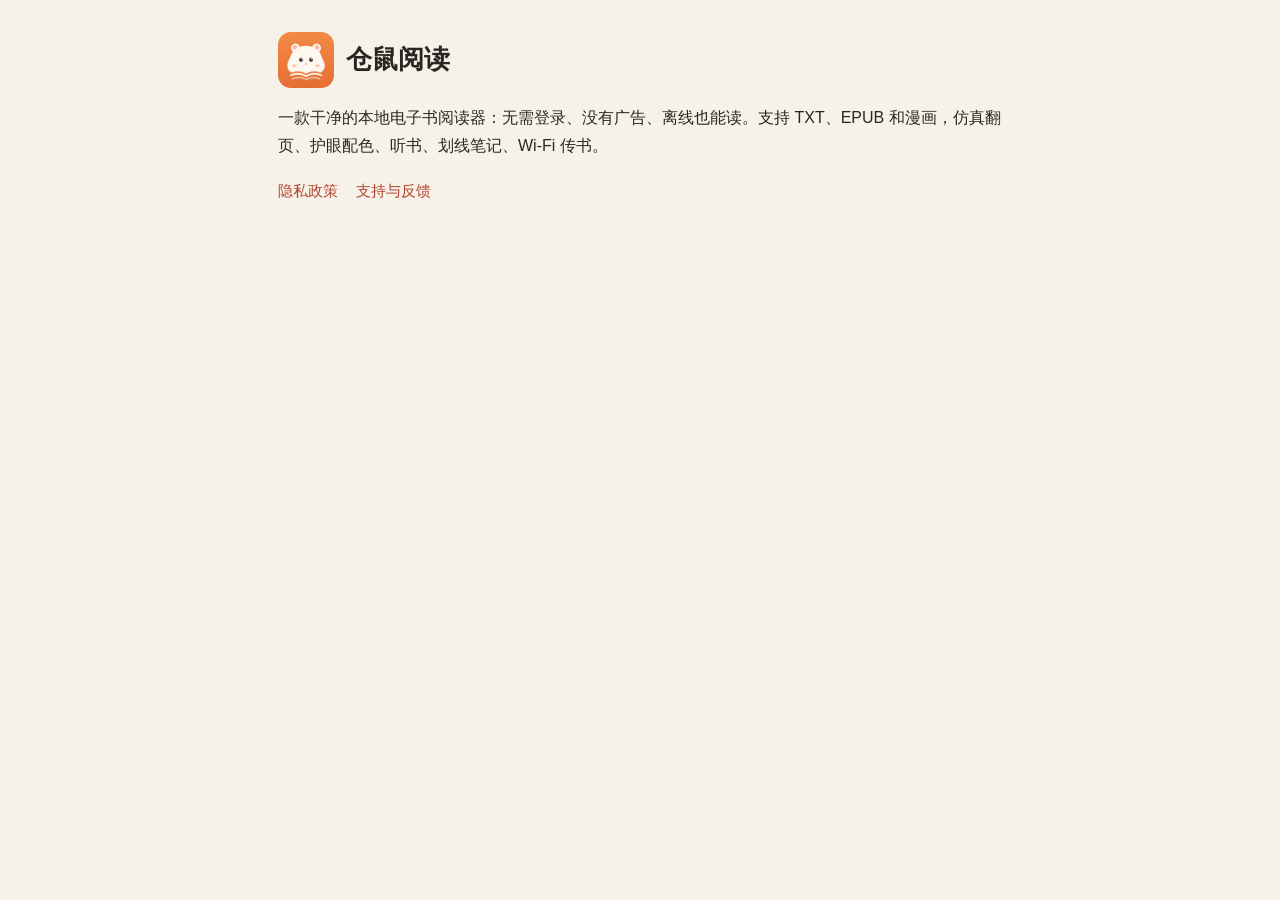
<file: index.html>
<!doctype html>
<html lang="zh-CN">
<head>
<meta charset="utf-8">
<meta name="viewport" content="width=device-width, initial-scale=1">
<title>仓鼠阅读 · 本地电子书阅读器</title>
<link rel="stylesheet" href="style.css">
</head>
<body>
<main>
<header><img src="icon.png" alt=""><h1>仓鼠阅读</h1></header>
<p>一款干净的本地电子书阅读器：无需登录、没有广告、离线也能读。支持 TXT、EPUB 和漫画，仿真翻页、护眼配色、听书、划线笔记、Wi-Fi 传书。</p>
<nav><a href="privacy.html">隐私政策</a><a href="support.html">支持与反馈</a></nav>
</main>
</body>
</html>
</file>
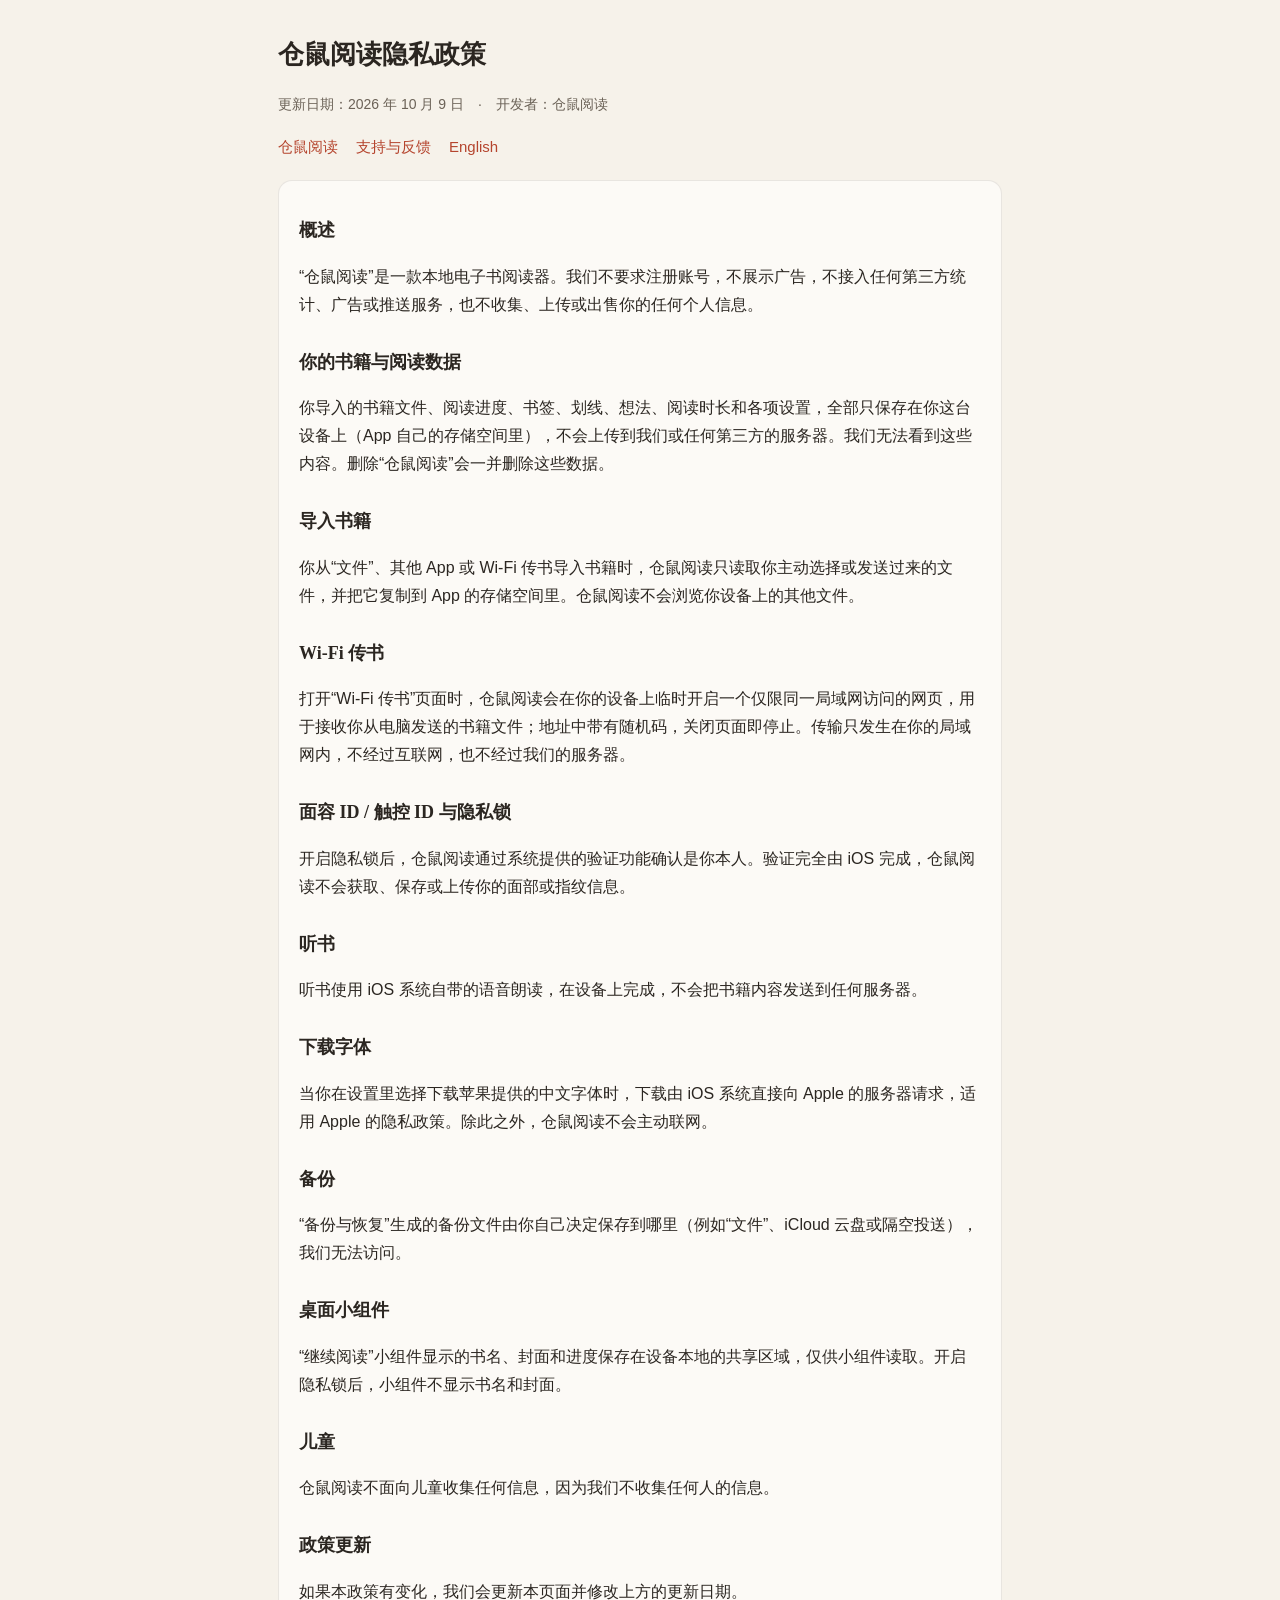
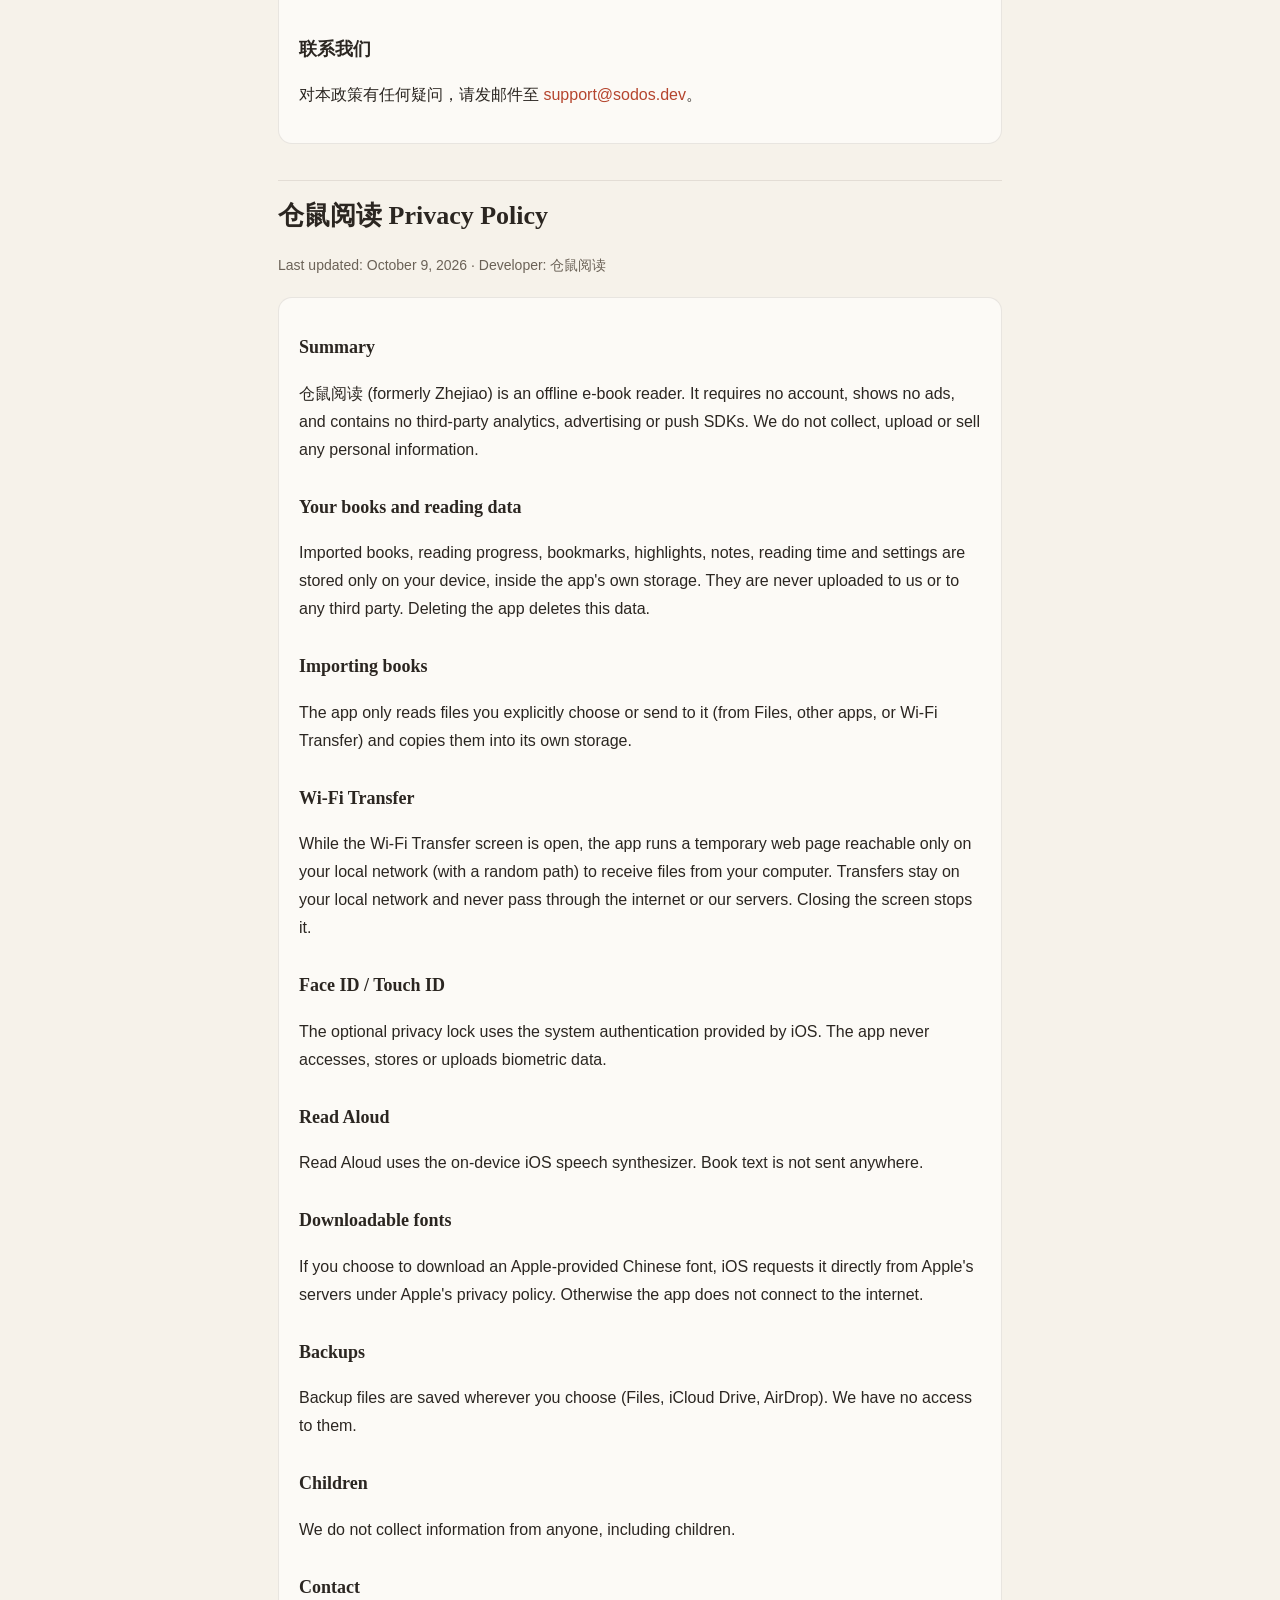
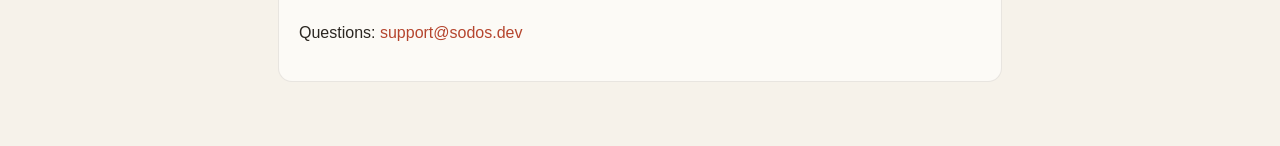
<file: privacy.html>
<!doctype html>
<html lang="zh-CN">
<head>
<meta charset="utf-8">
<meta name="viewport" content="width=device-width, initial-scale=1">
<title>仓鼠阅读隐私政策 · 仓鼠阅读 Privacy Policy</title>
<link rel="stylesheet" href="style.css">
</head>
<body>
<main>
<header><h1>仓鼠阅读隐私政策</h1></header>
<p class="muted">更新日期：2026 年 10 月 9 日　·　开发者：仓鼠阅读</p>
<nav><a href="index.html">仓鼠阅读</a><a href="support.html">支持与反馈</a><a href="#en">English</a></nav>

<div class="card">
<h2>概述</h2>
<p>“仓鼠阅读”是一款本地电子书阅读器。我们不要求注册账号，不展示广告，不接入任何第三方统计、广告或推送服务，也不收集、上传或出售你的任何个人信息。</p>

<h2>你的书籍与阅读数据</h2>
<p>你导入的书籍文件、阅读进度、书签、划线、想法、阅读时长和各项设置，全部只保存在你这台设备上（App 自己的存储空间里），不会上传到我们或任何第三方的服务器。我们无法看到这些内容。删除“仓鼠阅读”会一并删除这些数据。</p>

<h2>导入书籍</h2>
<p>你从“文件”、其他 App 或 Wi-Fi 传书导入书籍时，仓鼠阅读只读取你主动选择或发送过来的文件，并把它复制到 App 的存储空间里。仓鼠阅读不会浏览你设备上的其他文件。</p>

<h2>Wi-Fi 传书</h2>
<p>打开“Wi-Fi 传书”页面时，仓鼠阅读会在你的设备上临时开启一个仅限同一局域网访问的网页，用于接收你从电脑发送的书籍文件；地址中带有随机码，关闭页面即停止。传输只发生在你的局域网内，不经过互联网，也不经过我们的服务器。</p>

<h2>面容 ID / 触控 ID 与隐私锁</h2>
<p>开启隐私锁后，仓鼠阅读通过系统提供的验证功能确认是你本人。验证完全由 iOS 完成，仓鼠阅读不会获取、保存或上传你的面部或指纹信息。</p>

<h2>听书</h2>
<p>听书使用 iOS 系统自带的语音朗读，在设备上完成，不会把书籍内容发送到任何服务器。</p>

<h2>下载字体</h2>
<p>当你在设置里选择下载苹果提供的中文字体时，下载由 iOS 系统直接向 Apple 的服务器请求，适用 Apple 的隐私政策。除此之外，仓鼠阅读不会主动联网。</p>

<h2>备份</h2>
<p>“备份与恢复”生成的备份文件由你自己决定保存到哪里（例如“文件”、iCloud 云盘或隔空投送），我们无法访问。</p>

<h2>桌面小组件</h2>
<p>“继续阅读”小组件显示的书名、封面和进度保存在设备本地的共享区域，仅供小组件读取。开启隐私锁后，小组件不显示书名和封面。</p>

<h2>儿童</h2>
<p>仓鼠阅读不面向儿童收集任何信息，因为我们不收集任何人的信息。</p>

<h2>政策更新</h2>
<p>如果本政策有变化，我们会更新本页面并修改上方的更新日期。</p>

<h2>联系我们</h2>
<p>对本政策有任何疑问，请发邮件至 <a href="mailto:support@sodos.dev">support@sodos.dev</a>。</p>
</div>

<hr id="en">
<h1>仓鼠阅读 Privacy Policy</h1>
<p class="muted">Last updated: October 9, 2026 · Developer: 仓鼠阅读</p>
<div class="card">
<h2>Summary</h2>
<p>仓鼠阅读 (formerly Zhejiao) is an offline e-book reader. It requires no account, shows no ads, and contains no third-party analytics, advertising or push SDKs. We do not collect, upload or sell any personal information.</p>
<h2>Your books and reading data</h2>
<p>Imported books, reading progress, bookmarks, highlights, notes, reading time and settings are stored only on your device, inside the app's own storage. They are never uploaded to us or to any third party. Deleting the app deletes this data.</p>
<h2>Importing books</h2>
<p>The app only reads files you explicitly choose or send to it (from Files, other apps, or Wi-Fi Transfer) and copies them into its own storage.</p>
<h2>Wi-Fi Transfer</h2>
<p>While the Wi-Fi Transfer screen is open, the app runs a temporary web page reachable only on your local network (with a random path) to receive files from your computer. Transfers stay on your local network and never pass through the internet or our servers. Closing the screen stops it.</p>
<h2>Face ID / Touch ID</h2>
<p>The optional privacy lock uses the system authentication provided by iOS. The app never accesses, stores or uploads biometric data.</p>
<h2>Read Aloud</h2>
<p>Read Aloud uses the on-device iOS speech synthesizer. Book text is not sent anywhere.</p>
<h2>Downloadable fonts</h2>
<p>If you choose to download an Apple-provided Chinese font, iOS requests it directly from Apple's servers under Apple's privacy policy. Otherwise the app does not connect to the internet.</p>
<h2>Backups</h2>
<p>Backup files are saved wherever you choose (Files, iCloud Drive, AirDrop). We have no access to them.</p>
<h2>Children</h2>
<p>We do not collect information from anyone, including children.</p>
<h2>Contact</h2>
<p>Questions: <a href="mailto:support@sodos.dev">support@sodos.dev</a></p>
</div>
</main>
</body>
</html>
</file>
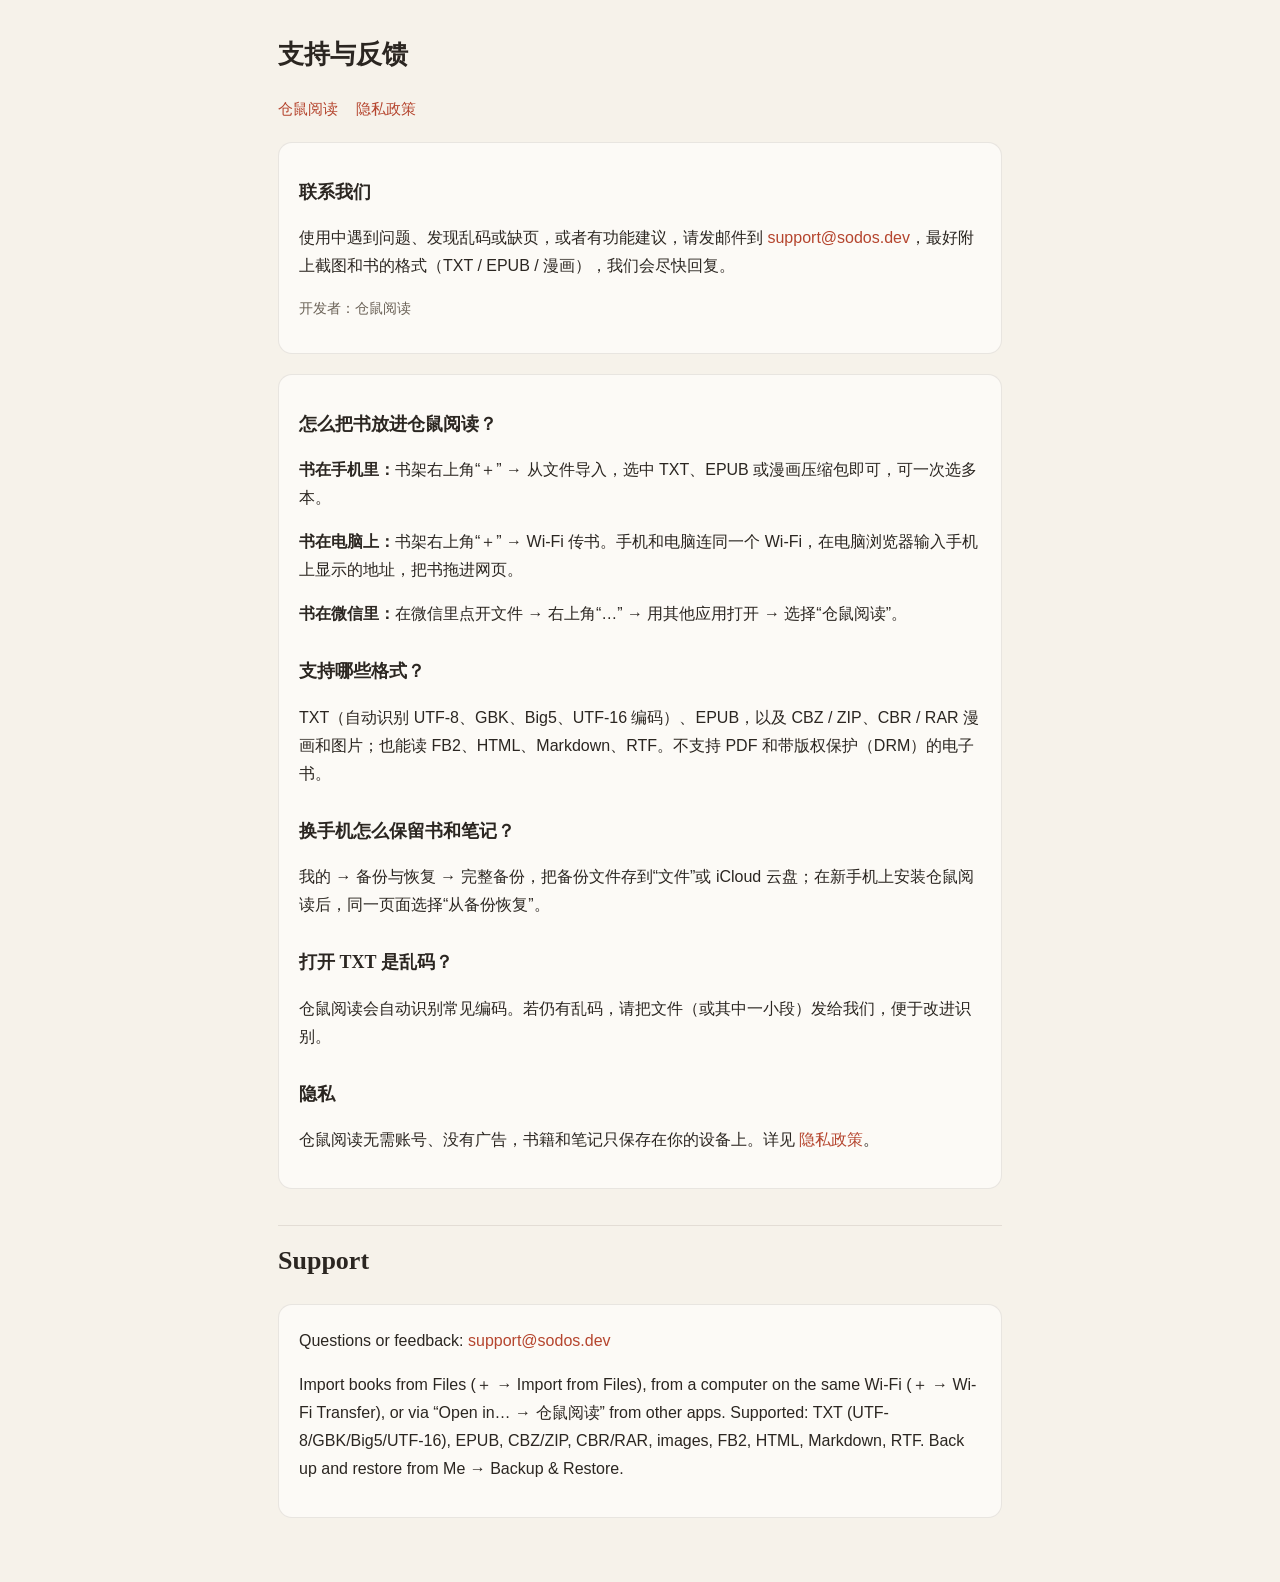
<file: support.html>
<!doctype html>
<html lang="zh-CN">
<head>
<meta charset="utf-8">
<meta name="viewport" content="width=device-width, initial-scale=1">
<title>仓鼠阅读 · 支持与反馈</title>
<link rel="stylesheet" href="style.css">
</head>
<body>
<main>
<header><h1>支持与反馈</h1></header>
<nav><a href="index.html">仓鼠阅读</a><a href="privacy.html">隐私政策</a></nav>

<div class="card">
<h2>联系我们</h2>
<p>使用中遇到问题、发现乱码或缺页，或者有功能建议，请发邮件到 <a href="mailto:support@sodos.dev">support@sodos.dev</a>，最好附上截图和书的格式（TXT / EPUB / 漫画），我们会尽快回复。</p>
<p class="muted">开发者：仓鼠阅读</p>
</div>

<div class="card">
<h2>怎么把书放进仓鼠阅读？</h2>
<p><b>书在手机里：</b>书架右上角“＋” → 从文件导入，选中 TXT、EPUB 或漫画压缩包即可，可一次选多本。</p>
<p><b>书在电脑上：</b>书架右上角“＋” → Wi-Fi 传书。手机和电脑连同一个 Wi-Fi，在电脑浏览器输入手机上显示的地址，把书拖进网页。</p>
<p><b>书在微信里：</b>在微信里点开文件 → 右上角“…” → 用其他应用打开 → 选择“仓鼠阅读”。</p>

<h2>支持哪些格式？</h2>
<p>TXT（自动识别 UTF-8、GBK、Big5、UTF-16 编码）、EPUB，以及 CBZ / ZIP、CBR / RAR 漫画和图片；也能读 FB2、HTML、Markdown、RTF。不支持 PDF 和带版权保护（DRM）的电子书。</p>

<h2>换手机怎么保留书和笔记？</h2>
<p>我的 → 备份与恢复 → 完整备份，把备份文件存到“文件”或 iCloud 云盘；在新手机上安装仓鼠阅读后，同一页面选择“从备份恢复”。</p>

<h2>打开 TXT 是乱码？</h2>
<p>仓鼠阅读会自动识别常见编码。若仍有乱码，请把文件（或其中一小段）发给我们，便于改进识别。</p>

<h2>隐私</h2>
<p>仓鼠阅读无需账号、没有广告，书籍和笔记只保存在你的设备上。详见 <a href="privacy.html">隐私政策</a>。</p>
</div>

<hr>
<h1>Support</h1>
<div class="card">
<p>Questions or feedback: <a href="mailto:support@sodos.dev">support@sodos.dev</a></p>
<p>Import books from Files (＋ → Import from Files), from a computer on the same Wi-Fi (＋ → Wi-Fi Transfer), or via “Open in… → 仓鼠阅读” from other apps. Supported: TXT (UTF-8/GBK/Big5/UTF-16), EPUB, CBZ/ZIP, CBR/RAR, images, FB2, HTML, Markdown, RTF. Back up and restore from Me → Backup &amp; Restore.</p>
</div>
</main>
</body>
</html>
</file>
<file: style.css>
:root { --bg: #F6F2EA; --card: #FCFAF6; --text: #2B2621; --muted: #6B6257; --accent: #B5452E; --line: rgba(60,45,30,.10); }
@media (prefers-color-scheme: dark) { :root { --bg: #171512; --card: #221F1B; --text: #ECE6DA; --muted: #A8A094; --accent: #D4735A; --line: rgba(255,255,255,.08); } }
* { box-sizing: border-box; }
body { margin: 0; background: var(--bg); color: var(--text); font: 16px/1.75 -apple-system, "PingFang SC", "Helvetica Neue", sans-serif; }
main { max-width: 760px; margin: 0 auto; padding: 32px 18px 64px; }
header { display: flex; align-items: center; gap: 12px; margin-bottom: 8px; }
header img { width: 56px; height: 56px; border-radius: 13px; }
h1 { font-size: 26px; margin: 0; font-family: "Songti SC", "Noto Serif SC", "Source Han Serif SC", serif; }
h2 { font-size: 18px; margin: 28px 0 6px; font-family: "Songti SC", "Noto Serif SC", "Source Han Serif SC", serif; }
p, li { color: var(--text); }
.muted { color: var(--muted); font-size: 14px; }
.card { background: var(--card); border: 1px solid var(--line); border-radius: 14px; padding: 6px 20px 18px; margin-top: 20px; }
a { color: var(--accent); text-decoration: none; }
nav { margin: 18px 0 0; display: flex; gap: 18px; flex-wrap: wrap; font-size: 15px; }
hr { border: none; border-top: 1px solid var(--line); margin: 36px 0 12px; }
</file>
